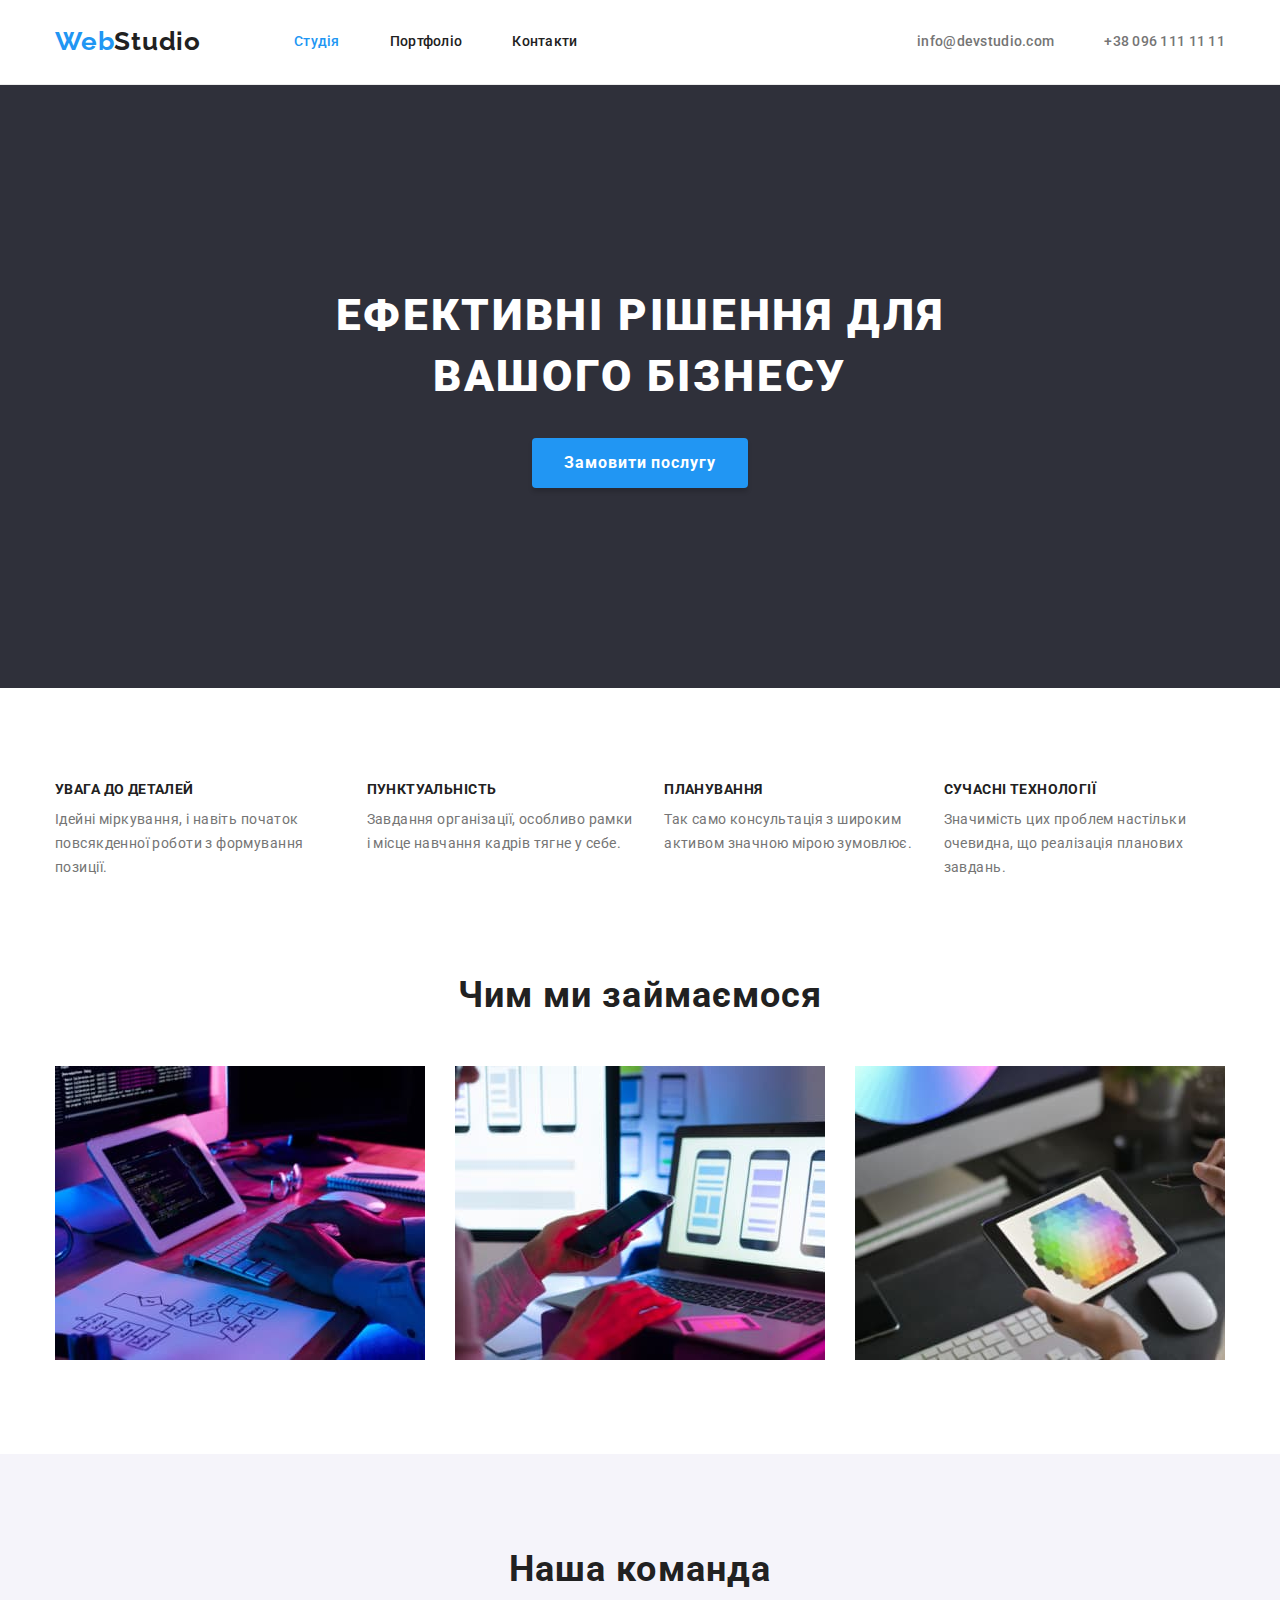
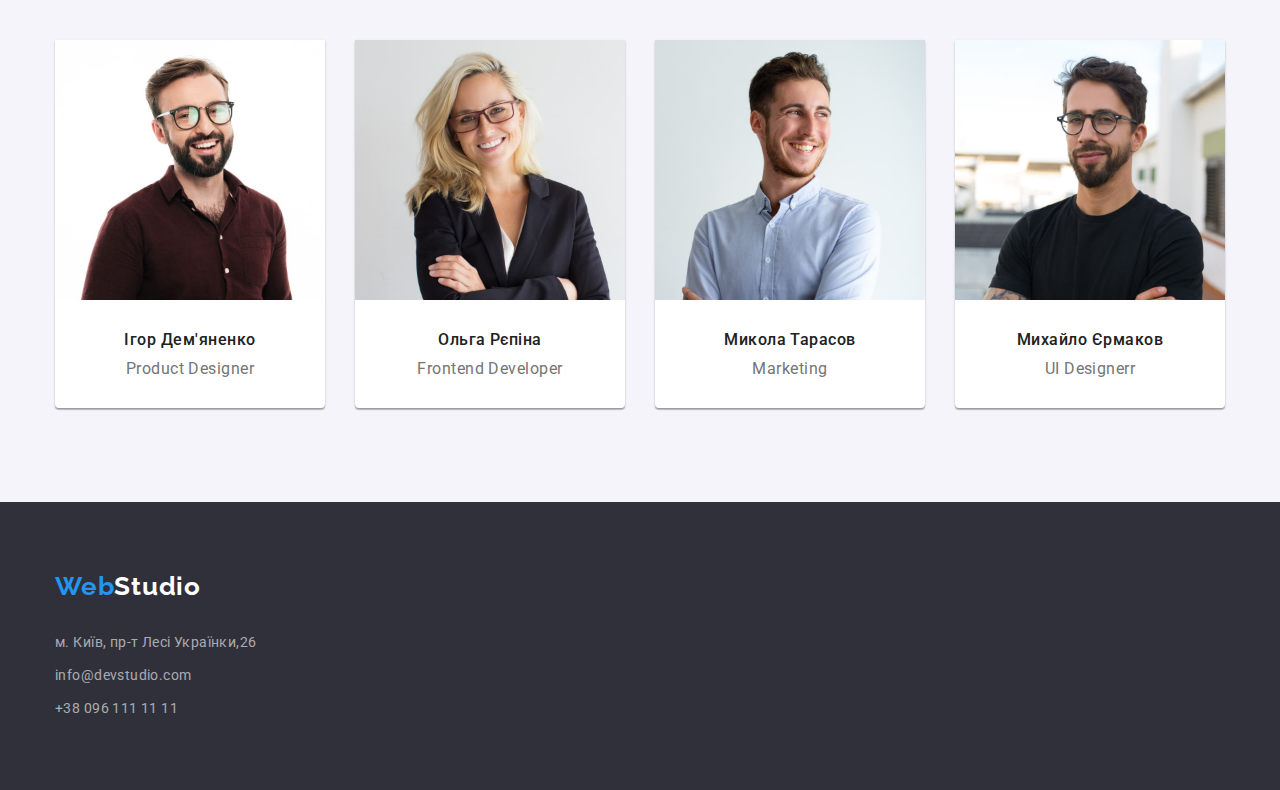
<file: index.html>
<!DOCTYPE html>
<html lang="uk">
  <head>
    <meta charset="UTF-8" />
    <meta http-equiv="X-UA-Compatible" content="IE=edge" />
    <meta name="viewport" content="width=device-width, initial-scale=1.0" />
    <title>Studio</title>

    <link rel="preconnect" href="https://fonts.googleapis.com" />
    <link rel="preconnect" href="https://fonts.gstatic.com" crossorigin />
    <link
      href="https://fonts.googleapis.com/css2?family=Raleway:wght@700&family=Roboto:wght@400;500;700;900&display=swap"
      rel="stylesheet"
    />
    <link
      rel="stylesheet"
      href="https://cdnjs.cloudflare.com/ajax/libs/modern-normalize/1.1.0/modern-normalize.min.css"
    />
    <link rel="stylesheet" href="./css/styles.css" />
  </head>
  <body>
    <header class="page-header">
      <div class="container heder-container">
        <div class="nav-conteiner">
          <nav class="logo-nav">
            <a class="logo" href="./index.html"> <span class="accent">Web</span>Studio</a>

            <ul class="list-nav list">
              <li class="item"><a class="link-nav carrent" href="./index.html">Студія</a></li>
              <li class="item"><a class="link-nav" href="./portfolio.html">Портфоліо</a></li>
              <li class="item"><a class="link-nav" href="">Контакти</a></li>
            </ul>
          </nav>
        </div>
        <div class="heder-contacts">
          <ul class="list-contacts list">
            <li class="item">
              <a class="contacts-link" href="mailto:info@devstudio.com">info@devstudio.com</a>
            </li>
            <li class="item">
              <a class="contacts-link" href="tel:+380961111111">+38 096 111 11 11</a>
            </li>
          </ul>
        </div>
      </div>
    </header>

    <main>
      <!--secttion hero-->

      <section class="section-hero">
        <h1 class="hero-title">Ефективні рішення для вашого бізнесу</h1>
        <button class="button" type="button">Замовити послугу</button>
      </section>

      <!--features-->

      <section class="section">
        <div class="container">
          <h2 class="section-title visually-hidden">Особливості</h2>
          <ul class="features-list list">
            <li class="item-features">
              <h3 class="title">УВАГА ДО ДЕТАЛЕЙ</h3>
              <p>Ідейні міркування, і навіть початок повсякденної роботи з формування позиції.</p>
            </li>
            <li class="item-features">
              <h3 class="title">ПУНКТУАЛЬНІСТЬ</h3>
              <p>Завдання організації, особливо рамки і місце навчання кадрів тягне у себе.</p>
            </li>
            <li class="item-features">
              <h3 class="title">ПЛАНУВАННЯ</h3>
              <p>Так само консультація з широким активом значною мірою зумовлює.</p>
            </li>
            <li class="item-features">
              <h3 class="title">СУЧАСНІ ТЕХНОЛОГІЇ</h3>
              <p>Значимість цих проблем настільки очевидна, що реалізація планових завдань.</p>
            </li>
          </ul>
        </div>
      </section>

      <!--specifics-->

      <section class="section-specifics">
        <div class="container">
          <h2 class="section-title specifics">Чим ми займаємося</h2>
          <ul class="specifics-list list">
            <li class="item-specifics">
              <img class="specifics-img" src="./img/box1.jpg" alt="компютер" width="370" />
            </li>
            <li class="item-specifics">
              <img class="specifics-img" src="./img/box2.jpg" alt="телефон" width="370" />
            </li>
            <li class="item-specifics">
              <img class="specifics-img" src="./img/box3.jpg" alt="планшет" width="370" />
            </li>
          </ul>
        </div>
      </section>

      <!--team-->

      <section class="section-team section">
        <div class="container team-conteiner">
          <h2 class="section-title team">Наша команда</h2>
          <ul class="team-list list">
            <li class="item-team">
              <img class="team-img" src="./img/img.jpg" alt="фото Ігор Дем'яненко" width="370" />
              <div class="conteiner-title">
                <h3 class="team-title">Ігор Дем'яненко</h3>
                <p class="team-text">Product Designer</p>
              </div>
            </li>
            <li class="item-team">
              <img class="team-img" src="./img/img1.jpg" alt="фото Ольга Рєпіна" width="370" />
              <div class="conteiner-title">
                <h3 class="team-title">Ольга Рєпіна</h3>
                <p class="team-text">Frontend Developer</p>
              </div>
            </li>
            <li class="item-team">
              <img class="team-img" src="./img/img2.jpg" alt="фото Микола Тарасов" width="370" />
              <div class="conteiner-title">
                <h3 class="team-title">Микола Тарасов</h3>
                <p class="team-text">Marketing</p>
              </div>
            </li>
            <li class="item-team">
              <img class="team-img" src="./img/img3.jpg" alt="фото Михайло Єрмаков" width="370" />
              <div class="conteiner-title">
                <h3 class="team-title">Михайло Єрмаков</h3>
                <p class="team-text">UI Designerr</p>
              </div>
            </li>
          </ul>
        </div>
      </section>
    </main>

    <footer class="footer">
      <div class="container">
        <a class="footer-logo" href="./index.html"> <span class="accent">Web</span>Studio</a>
        <address class="footer-address">
          <ul class="address-list list">
            <li class="item-address">
              <a
                class="address-link"
                href="https://goo.gl/maps/cdmkgBvX4xGakDDQ7"
                target="_blank"
                rel="noopener noreferrer nofollow"
                >м. Київ, пр-т Лесі Українки,26
              </a>
            </li>
            <li class="item-address">
              <a class="address-link" href="mailto:info@devstudio.com">info@devstudio.com</a>
            </li>
            <li class="item-address">
              <a class="address-link" href="tel:+380961111111">+38 096 111 11 11</a>
            </li>
          </ul>
        </address>
      </div>
    </footer>
  </body>
</html>
</file>
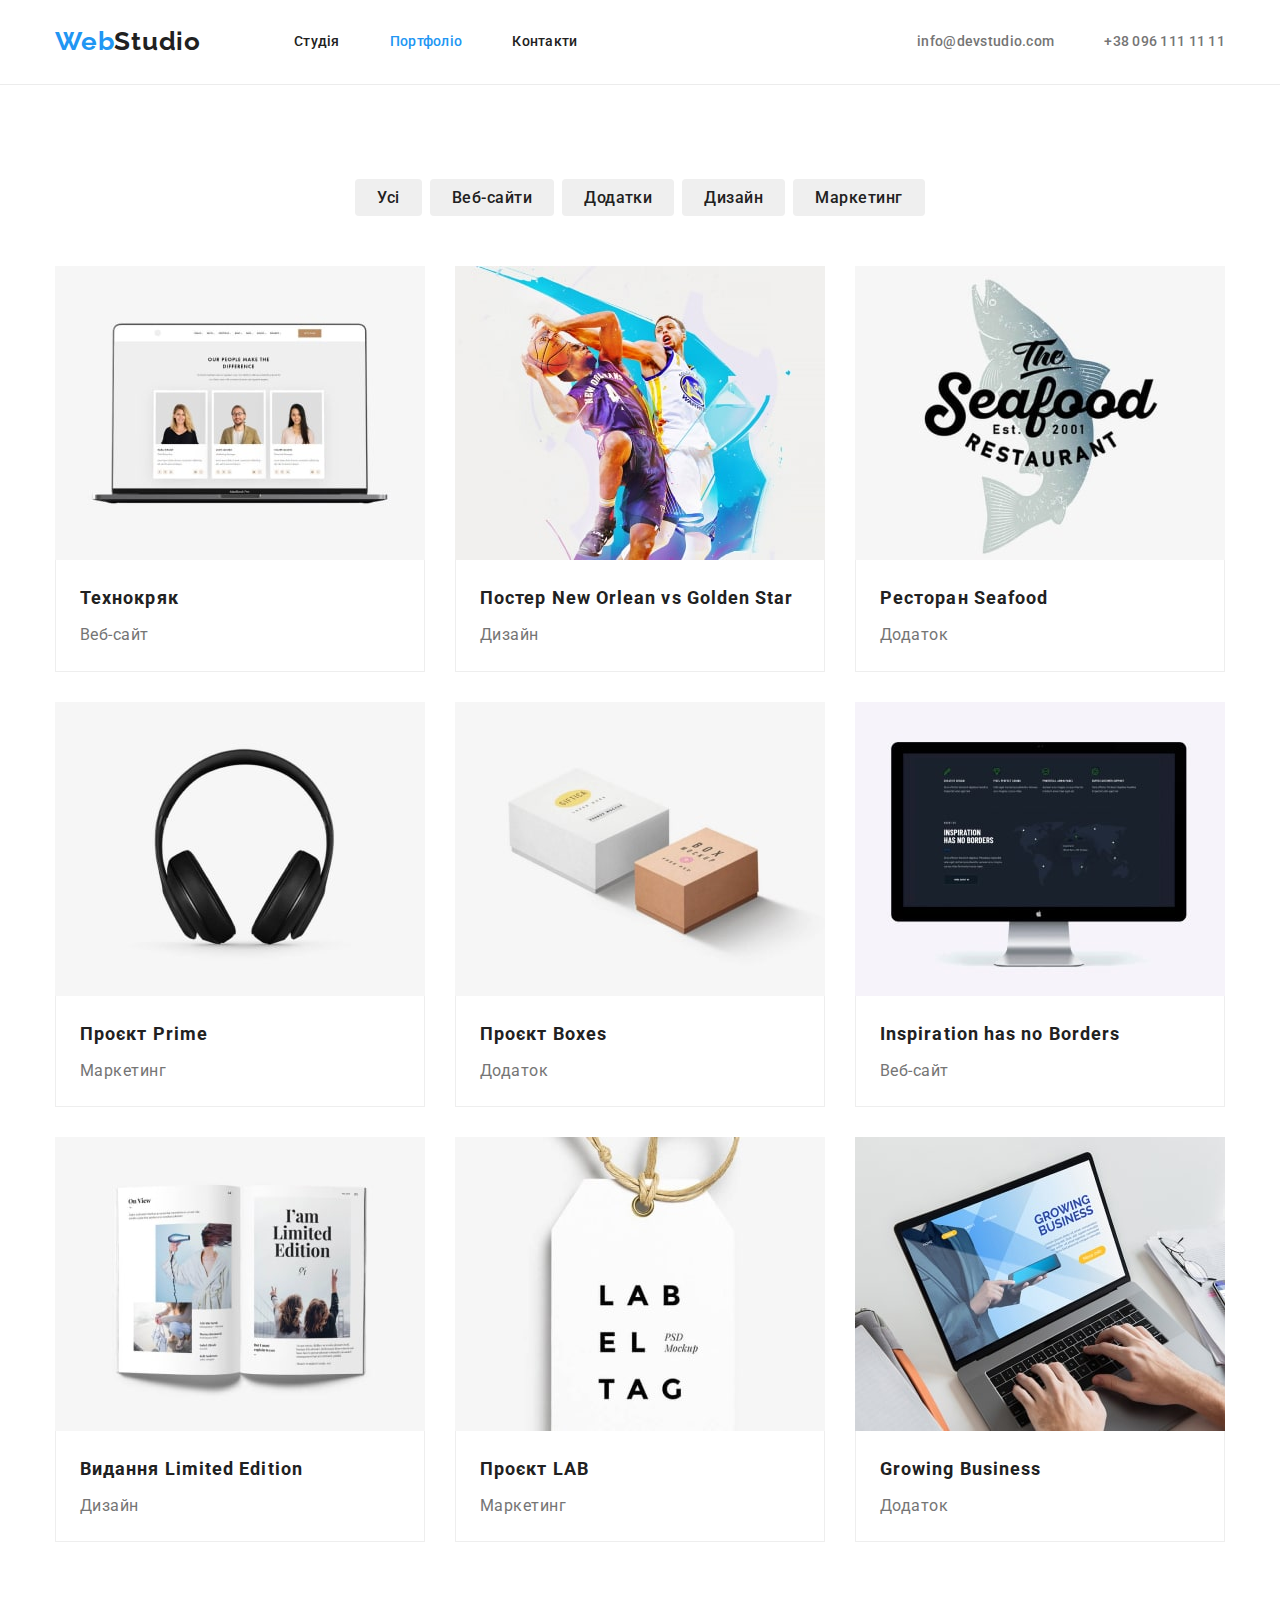
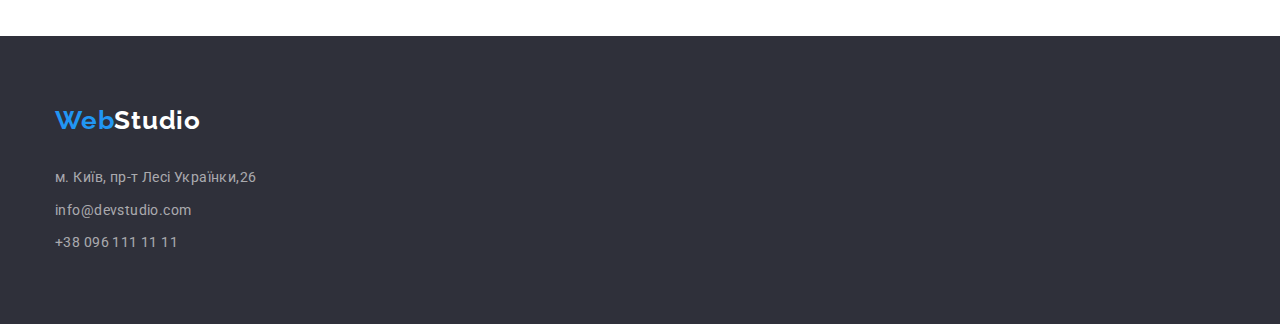
<file: portfolio.html>
<!DOCTYPE html>
<html lang="uk">
  <head>
    <meta charset="UTF-8" />
    <meta http-equiv="X-UA-Compatible" content="IE=edge" />
    <meta name="viewport" content="width=device-width, initial-scale=1.0" />
    <title>Портфоліо</title>
    <link rel="preconnect" href="https://fonts.googleapis.com" />
    <link rel="preconnect" href="https://fonts.gstatic.com" crossorigin />
    <link
      href="https://fonts.googleapis.com/css2?family=Raleway:wght@700&family=Roboto:wght@400;500;700;900&display=swap"
      rel="stylesheet"
    />
    <link
      rel="stylesheet"
      href="https://cdnjs.cloudflare.com/ajax/libs/modern-normalize/1.1.0/modern-normalize.min.css"
    />
    <link rel="stylesheet" href="./css/styles.css" />
  </head>
  <body>
    <header class="page-header">
      <div class="container heder-container">
        <div class="nav-conteiner">
          <nav class="logo-nav">
            <a class="logo" href="./index.html"> <span class="accent">Web</span>Studio</a>

            <ul class="list-nav list">
              <li class="item"><a class="link-nav" href="./index.html">Студія</a></li>
              <li class="item">
                <a class="link-nav carrent" href="./portfolio.html">Портфоліо</a>
              </li>
              <li class="item"><a class="link-nav" href="">Контакти</a></li>
            </ul>
          </nav>
        </div>
        <div class="heder-contacts">
          <ul class="list-contacts list">
            <li class="item">
              <a class="contacts-link" href="mailto:info@devstudio.com">info@devstudio.com</a>
            </li>
            <li class="item">
              <a class="contacts-link" href="tel:+380961111111">+38 096 111 11 11</a>
            </li>
          </ul>
        </div>
      </div>
    </header>

    <main>
      <section class="section">
        <div class="container">
          <h1 class="visually-hidden">Портфоліо</h1>

          <ul class="section-button list">
            <li class="item-button"><button class="button-link" type="button">Усі</button></li>
            <li class="item-button">
              <button class="button-link" type="button">Веб-сайти</button>
            </li>
            <li class="item-button">
              <button class="button-link" type="button">Додатки</button>
            </li>
            <li class="item-button"><button class="button-link" type="button">Дизайн</button></li>
            <li class="item-button">
              <button class="button-link" type="button">Маркетинг</button>
            </li>
          </ul>

          <ul class="section-work list">
            <li class="item-work">
              <img
                class="work-img"
                src="./img/portfolio/technoquack.jpg"
                alt="сайт сторінки"
                width="370"
              />
              <div class="title-text">
                <h2 class="work-title">Технокряк</h2>
                <p class="work-text">Веб-сайт</p>
              </div>
            </li>
            <li class="item-work">
              <img class="work-img" src="./img/portfolio/poster.jpg" alt="постер" width="370" />
              <div class="title-text">
                <h2 class="work-title">Постер New Orlean vs Golden Star</h2>
                <p class="work-text">Дизайн</p>
              </div>
            </li>
            <li class="item-work">
              <img class="work-img" src="./img/portfolio/seafood.jpg" alt="логотип" width="370" />
              <div class="title-text">
                <h2 class="work-title">Ресторан Seafood</h2>
                <p class="work-text">Додаток</p>
              </div>
            </li>
            <li class="item-work">
              <img class="work-img" src="./img/portfolio/prime.jpg" alt="наушники" width="370" />
              <div class="title-text">
                <h2 class="work-title">Проєкт Prime</h2>
                <p class="work-text">Маркетинг</p>
              </div>
            </li>
            <li class="item-work">
              <img class="work-img" src="./img/portfolio/boxes.jpg" alt="коробки" width="370" />
              <div class="title-text">
                <h2 class="work-title">Проєкт Boxes</h2>
                <p class="work-text">Додаток</p>
              </div>
            </li>
            <li class="item-work">
              <img
                class="work-img"
                src="./img/portfolio/inspiration.jpg"
                alt="екран компютера"
                width="370"
              />
              <div class="title-text">
                <h2 class="work-title">Inspiration has no Borders</h2>
                <p class="work-text">Веб-сайт</p>
              </div>
            </li>
            <li class="item-work">
              <img class="work-img" src="./img/portfolio/edition.jpg" alt="книга" width="370" />
              <div class="title-text">
                <h2 class="work-title">Видання Limited Edition</h2>
                <p class="work-text">Дизайн</p>
              </div>
            </li>
            <li class="item-work">
              <img class="work-img" src="./img/portfolio/project.jpg" alt="проект" width="370" />
              <div class="title-text">
                <h2 class="work-title">Проєкт LAB</h2>
                <p class="work-text">Маркетинг</p>
              </div>
            </li>
            <li class="item-work">
              <img class="work-img" src="./img/portfolio/business.jpg" alt="ноутбук" width="370" />
              <div class="title-text">
                <h2 class="work-title">Growing Business</h2>
                <p class="work-text">Додаток</p>
              </div>
            </li>
          </ul>
        </div>
      </section>
    </main>

    <footer class="footer">
      <div class="container">
        <a class="footer-logo" href="./index.html"> <span class="accent">Web</span>Studio</a>
        <address class="footer-address">
          <ul class="address-list list">
            <li class="item-address">
              <a
                class="address-link"
                href="https://goo.gl/maps/cdmkgBvX4xGakDDQ7"
                target="_blank"
                rel="noopener noreferrer nofollow"
                >м. Київ, пр-т Лесі Українки,26
              </a>
            </li>
            <li class="item-address">
              <a class="address-link" href="mailto:info@devstudio.com">info@devstudio.com</a>
            </li>
            <li class="item-address">
              <a class="address-link" href="tel:+380961111111">+38 096 111 11 11</a>
            </li>
          </ul>
        </address>
      </div>
    </footer>
  </body>
</html>
</file>
<file: css/styles.css>
/* html {
  box-sizing: border-box;
}

*,
*::before,
*::after {
  box-sizing: inherit;
} */

:root {
  --primary-text-color: #757575;
  --secondary-tex-color: #212121;
  --link-color: #2196f3;
  --logo-color: #000000;
  --fons-color: #f5f5f5;
  --hero-color: #ffffff;
  --footer-color: #2f303a;
  --card-text-color: #757575;
  --color-active: #188ce8;
  --color-fon-team: #f5f4fa;
  --color-border: #eeeeee;
  --heder-border: #ececec;
  --color-box-shadow: rgba(0, 0, 0, 0.15);
  --color-text-shadow: rgba(0, 0, 0, 0.25);
  --color-footer-link: rgba(255, 255, 255, 0.6);
}

/* * {
  outline: 1px solid tomato;
} */

h1,
h2,
h3,
h4,
h5,
h6,
ul,
p {
  margin: 0;
  padding: 0;
}

body {
  font-family: Roboto, sans-serif;
  font-size: 14px;
  line-height: 1.7;
  letter-spacing: 0.03em;
  background: var(--hero-color);
  color: var(--primary-text-color);
}

.list {
  list-style: none;
}
.container {
  width: 1200px;
  padding-left: 15px;
  padding-right: 15px;
  margin-left: auto;
  margin-right: auto;
}

/* heder */
.page-header {
  border-bottom: 1px solid var(--heder-border);
}

/* logo */

.logo {
  font-family: Raleway, sans-serif;
  font-weight: 700;
  font-size: 26px;
  line-height: 1.9;
  letter-spacing: 0.03em;
  text-decoration: none;
  color: var(--secondary-tex-color);
}

.accent {
  font-family: Raleway, sans-serif;
  color: var(--link-color);
}

/* site nav */
.list-nav {
  display: flex;
  margin-left: 93px;
}
.item {
  margin-right: 50px;
}
.item:last-child {
  margin-right: 0;
}

.list-contacts {
  display: flex;
}
.logo-nav {
  display: flex;
  align-items: center;
}
.heder-container {
  display: flex;
  align-items: center;
}
.heder-contacts {
  margin-left: auto;
}
.link-nav {
  display: block;
  padding-top: 32px;
  padding-bottom: 32px;

  font-weight: 500;
  font-size: 14px;
  line-height: 1.4;
  letter-spacing: 0.02em;
  text-decoration: none;
  color: var(--secondary-tex-color);
}

.carrent {
  color: var(--link-color);
}

.link-nav:hover,
.link-nav:focus {
  color: var(--link-color);
}

.contacts-link {
  display: block;
  padding-top: 32px;
  padding-bottom: 32px;

  font-weight: 500;
  font-size: 14px;
  line-height: 1.4;
  letter-spacing: 0.02em;
  text-decoration: none;
  color: var(--primary-text-color);
}

.contacts-link:hover,
.contacts-link:focus {
  color: var(--link-color);
}

/* hero */

.section-hero {
  padding-top: 200px;
  padding-bottom: 200px;
  text-align: center;

  background-color: var(--footer-color);
}

.hero-title {
  width: 696px;
  margin-left: auto;
  margin-right: auto;
  margin-bottom: 30px;

  font-weight: 900;
  font-size: 44px;
  line-height: 1.4;
  text-align: center;
  letter-spacing: 0.06em;
  text-transform: uppercase;
  color: var(--hero-color);
}

/* button */

.button {
  padding: 10px 32px;
  border: none;
  box-shadow: 0px 4px 4px var(--color-box-shadow);
  border-radius: 4px;

  font-family: inherit;
  font-weight: 700;
  font-size: 16px;
  line-height: 1.9;
  text-align: center;
  cursor: pointer;
  letter-spacing: 0.06em;
  background-color: var(--link-color);
  color: var(--hero-color);
}

.button:active,
.button:hover,
.button:focus {
  box-shadow: 0px 4px 4px var(--color-box-shadow);
  border-radius: 4px;
  background-color: var(--color-active);
  color: var(--hero-color);
  text-shadow: 0px 4px 4px var(--color-text-shadow);
}

/* section */
.section {
  padding-top: 94px;
  padding-bottom: 94px;
}

.section-title {
  font-weight: 700;
  font-size: 36px;
  line-height: 1.17;
  text-align: center;
  letter-spacing: 0.03em;
  color: var(--secondary-tex-color);
}

.features-list {
  display: flex;
}

.item-features {
  margin-right: 30px;
}
.item-features:last-child {
  margin-right: 0;
}

.title {
  margin-bottom: 10px;
}
.features-list .title {
  font-weight: 700;
  font-size: 14px;
  line-height: 1.14;
  letter-spacing: 0.03em;
  text-transform: uppercase;
  color: var(--secondary-tex-color);
}

/* specifics */
.section-specifics {
  padding-top: 0;
  padding-bottom: 94px;
}

.specifics-list {
  display: flex;
}

.specifics-img {
  display: block;
  height: auto;
  max-width: 100%;
}

.item-specifics {
  margin-right: 30px;
}
.item-specifics:last-child {
  margin-right: 0;
}

.specifics {
  margin-bottom: 50px;
}

/* team */
.team {
  margin-bottom: 50px;
}

.team-list {
  display: flex;
}

.team-img {
  display: block;
  height: auto;
  max-width: 100%;
  border-radius: 0px;
}
.conteiner-title {
  padding: 30px 61px;
  text-align: center;
}

.item-team {
  margin-right: 30px;
  box-shadow: 0px 1px 3px rgba(0, 0, 0, 0.12), 0px 1px 1px rgba(0, 0, 0, 0.14),
    0px 2px 1px rgba(0, 0, 0, 0.2);
  border-radius: 0px 0px 4px 4px;
  background: var(--hero-color);
}
.item-team:last-child {
  margin-right: 0;
}

.section-team {
  background-color: var(--color-fon-team);
}

.team-title {
  margin-bottom: 10px;

  font-weight: 500;
  font-size: 16px;
  line-height: 1.19;
  letter-spacing: 0.03em;
  color: var(--secondary-tex-color);
}

.team-text {
  font-weight: 400;
  font-size: 16px;
  line-height: 1.19;
  letter-spacing: 0.03em;
  color: var(--card-text-color);
}

/* footer */

.footer {
  padding-top: 60px;
  padding-bottom: 60px;

  background-color: var(--footer-color);
}
.footer-address {
  font-style: normal;
}

.footer-logo {
  display: block;
  margin-bottom: 20px;

  font-family: Raleway, sans-serif;
  font-style: normal;
  font-weight: 700;
  font-size: 26px;
  line-height: 1.9;
  letter-spacing: 0.03em;
  text-decoration: none;
  color: var(--hero-color);
}
.accent-logo {
  color: var(--hero-color);
}
.address-list {
  display: block;
}

.item-address {
  margin-bottom: 9px;
}

.address-link {
  font-weight: 400;
  font-size: 14px;
  line-height: 1.7;
  letter-spacing: 0.03em;
  text-decoration: none;
  color: var(--color-footer-link);
}
.address-link:hover,
.address-link:focus {
  color: var(--hero-color);
}

/* portfolio */

/* section work */

.section-button {
  display: flex;
  justify-content: center;
}
.item-button {
  margin-right: 8px;
}
.item-button:last-child {
  margin-right: 0;
}

.section-button {
  margin-bottom: 50px;
}
.section-work {
  display: flex;
  flex-wrap: wrap;
}

.item-work {
  width: 370px;
  margin-right: 30px;
  margin-bottom: 30px;
}

.item-work:nth-last-child(-n + 3) {
  margin-bottom: 0;
}
.item-work:nth-child(3n) {
  margin-right: 0;
}
.work-title {
  margin-bottom: 4px;

  font-weight: 700;
  font-size: 18px;
  line-height: 2;
  letter-spacing: 0.06em;
  color: var(--secondary-tex-color);
}

.work-text {
  font-size: 16px;
  line-height: 1.9;
  letter-spacing: 0.03em;
  color: var(--card-text-color);
}

.button-link {
  padding: 6px 22px;
  cursor: pointer;
  border: none;
  border-radius: 4px;

  font-family: inherit;
  font-weight: 500;
  font-size: 16px;
  line-height: 1.6;
  letter-spacing: 0.03em;
  color: var(--secondary-tex-color);
}
.button-link:active,
.button-link:hover,
.button-link:focus {
  box-shadow: 0px 3px 1px rgba(0, 0, 0, 0.1), 0px 1px 2px rgba(0, 0, 0, 0.08),
    0px 2px 2px rgba(0, 0, 0, 0.12);
  background-color: var(--link-color);
  color: var(--hero-color);
}
.visually-hidden {
  position: absolute;
  width: 1px;
  height: 1px;
  margin: -1px;
  border: 0;
  padding: 0;

  white-space: nowrap;
  clip-path: inset(100%);
  clip: rect(0 0 0 0);
  overflow: hidden;
}

.work-img {
  display: block;
}
.title-text {
  border-right: 1px solid var(--color-border);
  border-bottom: 1px solid var(--color-border);
  border-left: 1px solid var(--color-border);
  padding: 20px 24px;
}
</file>
